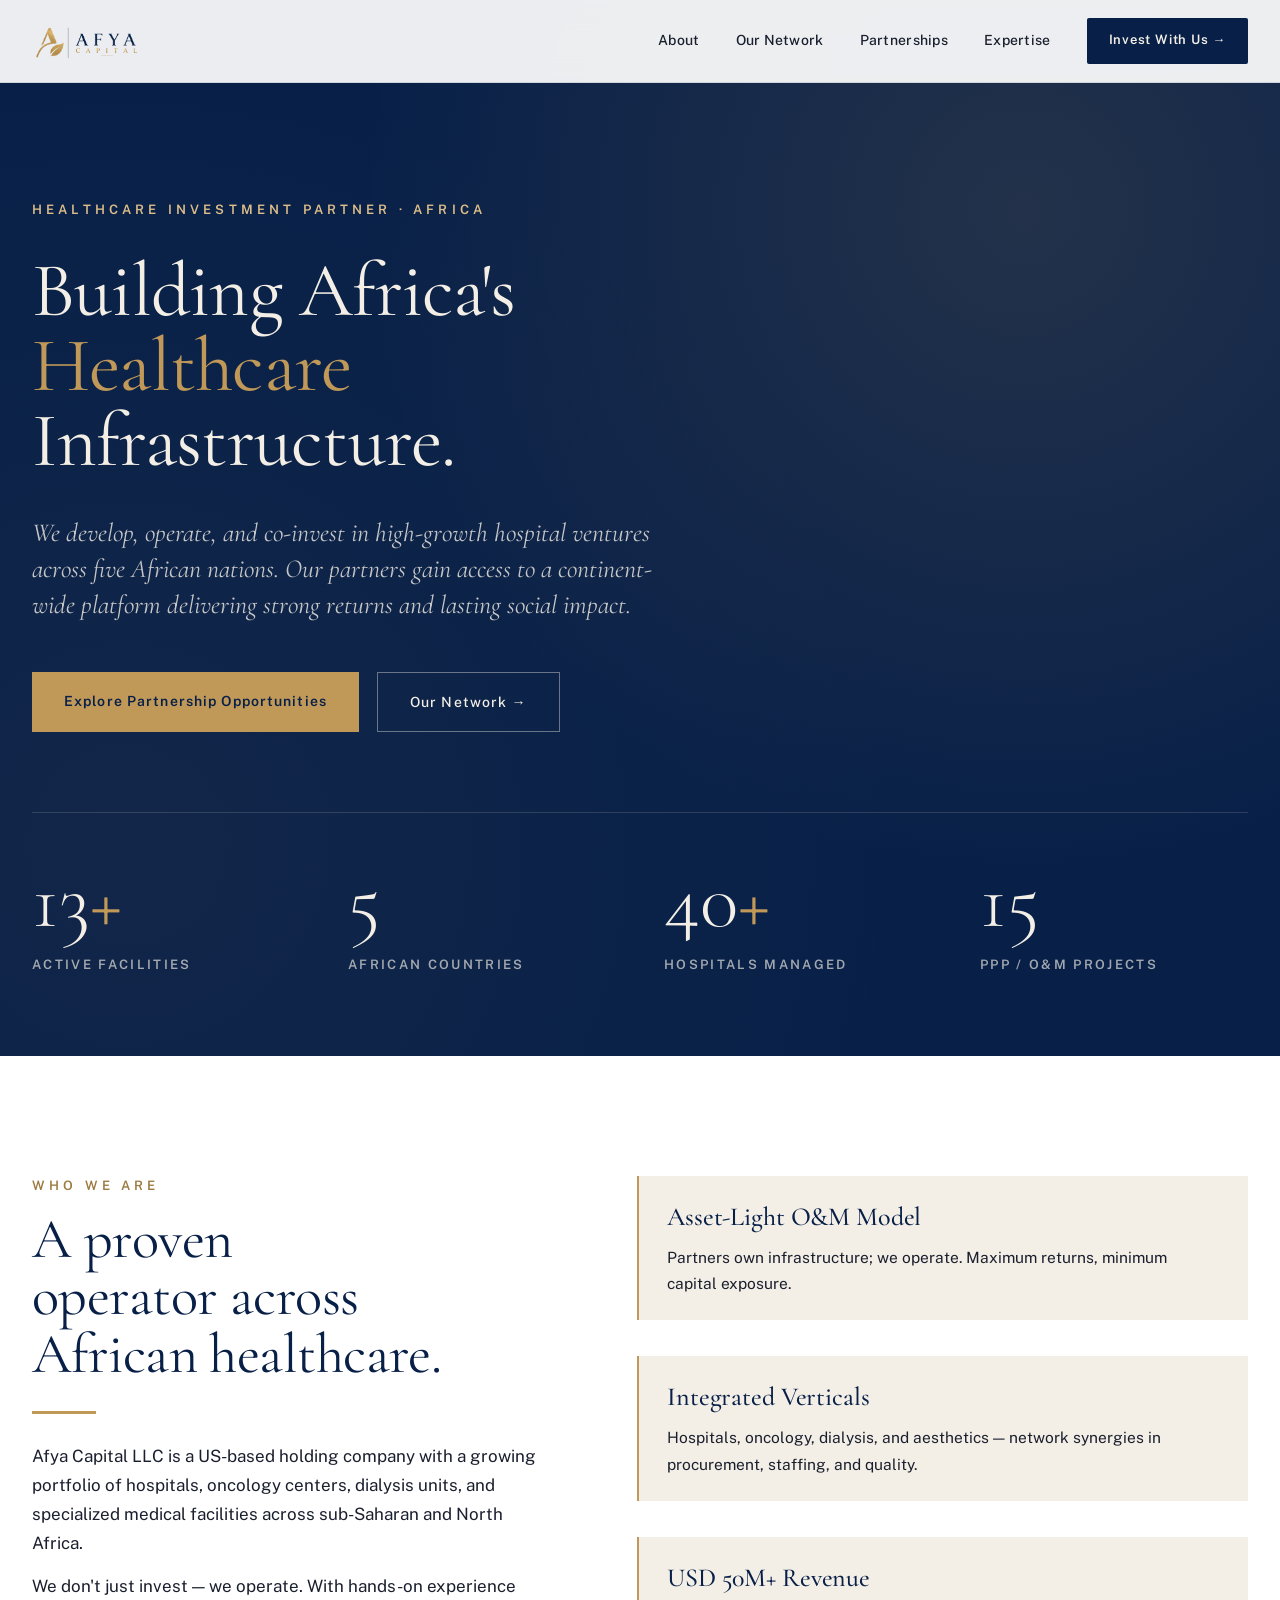
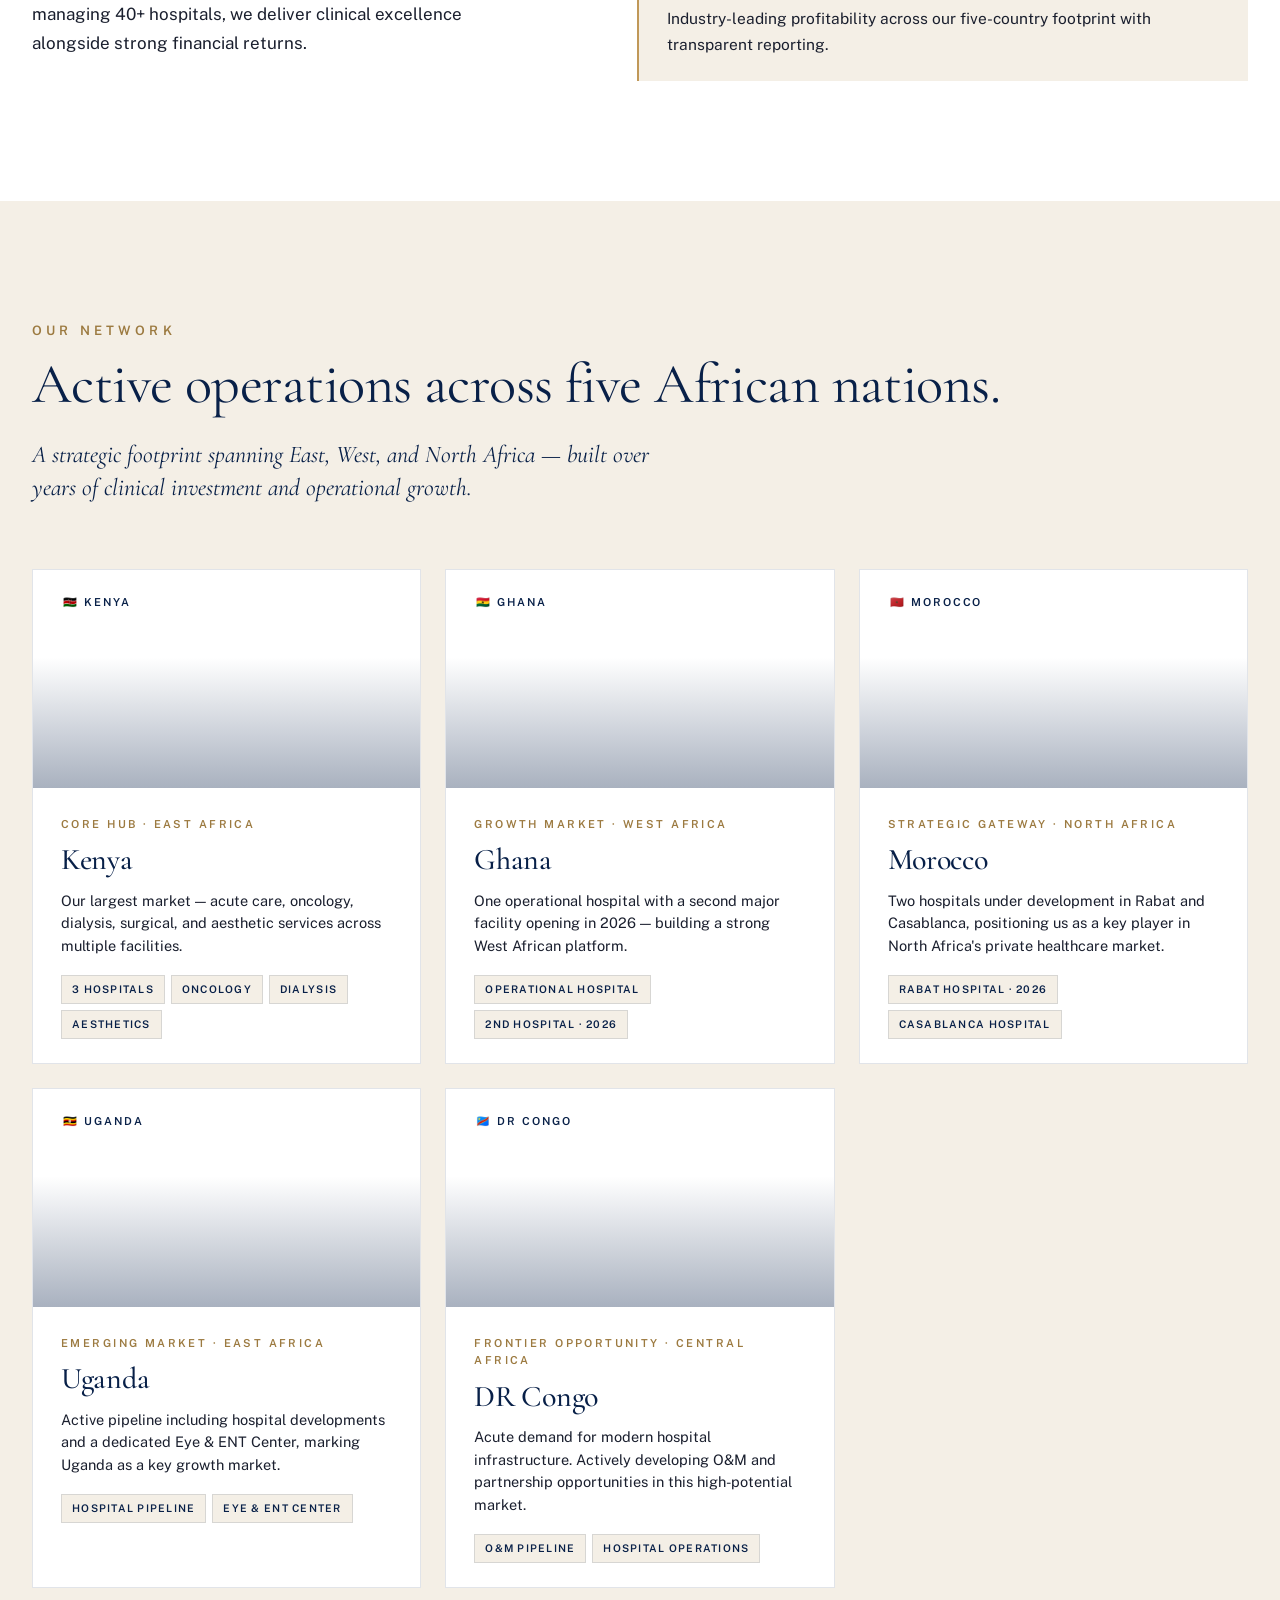
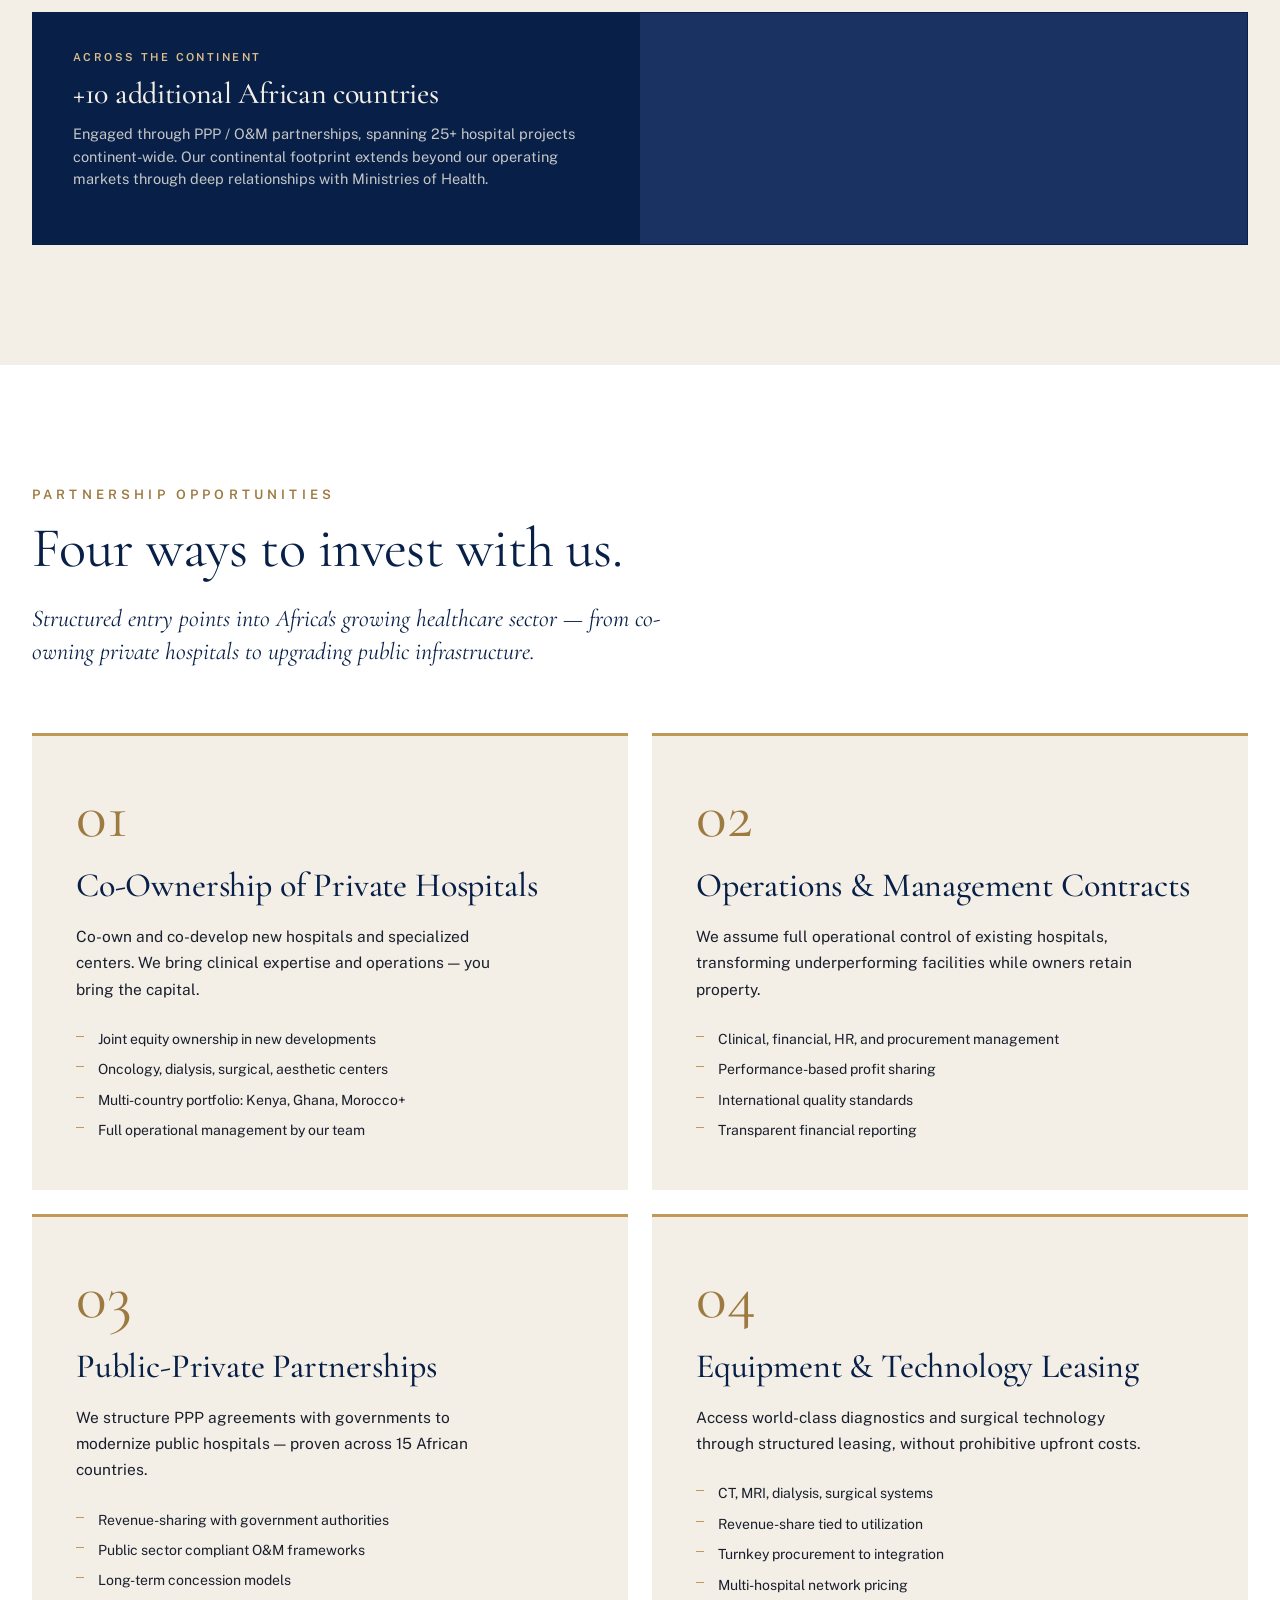
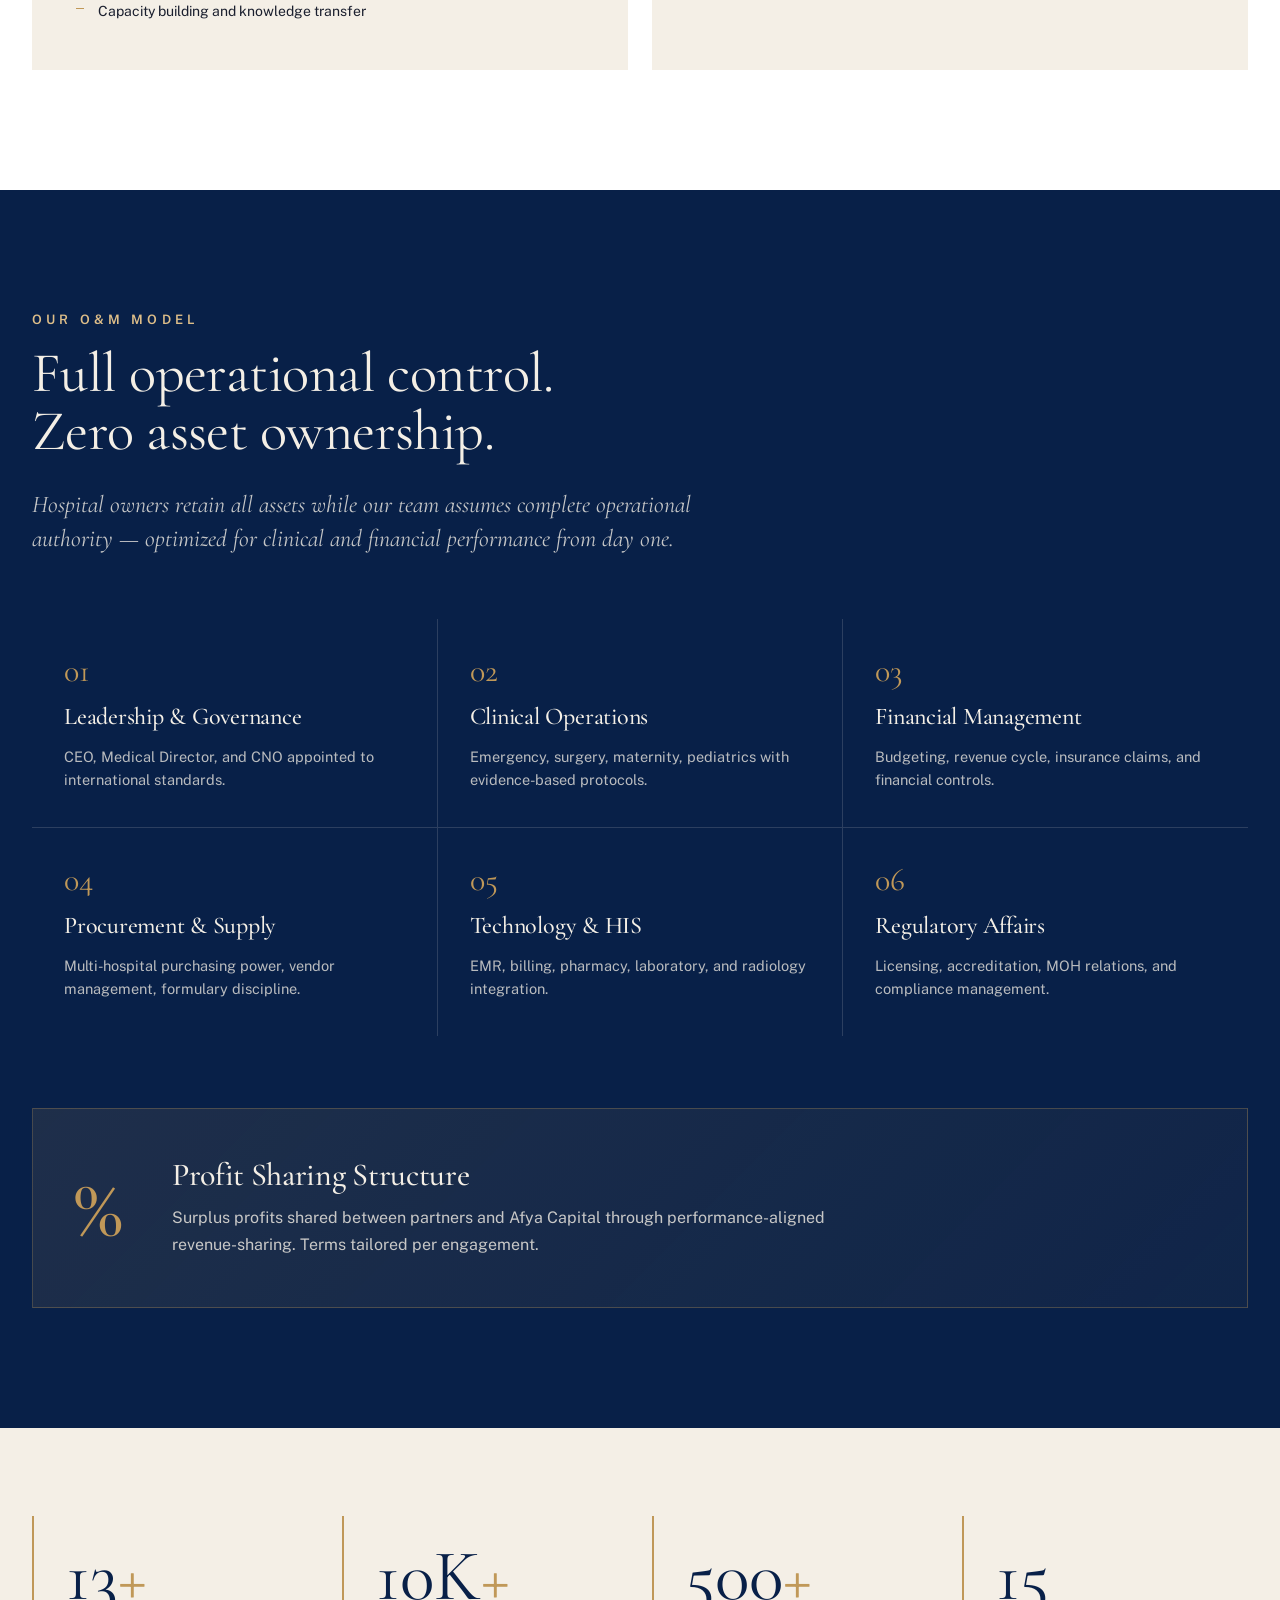
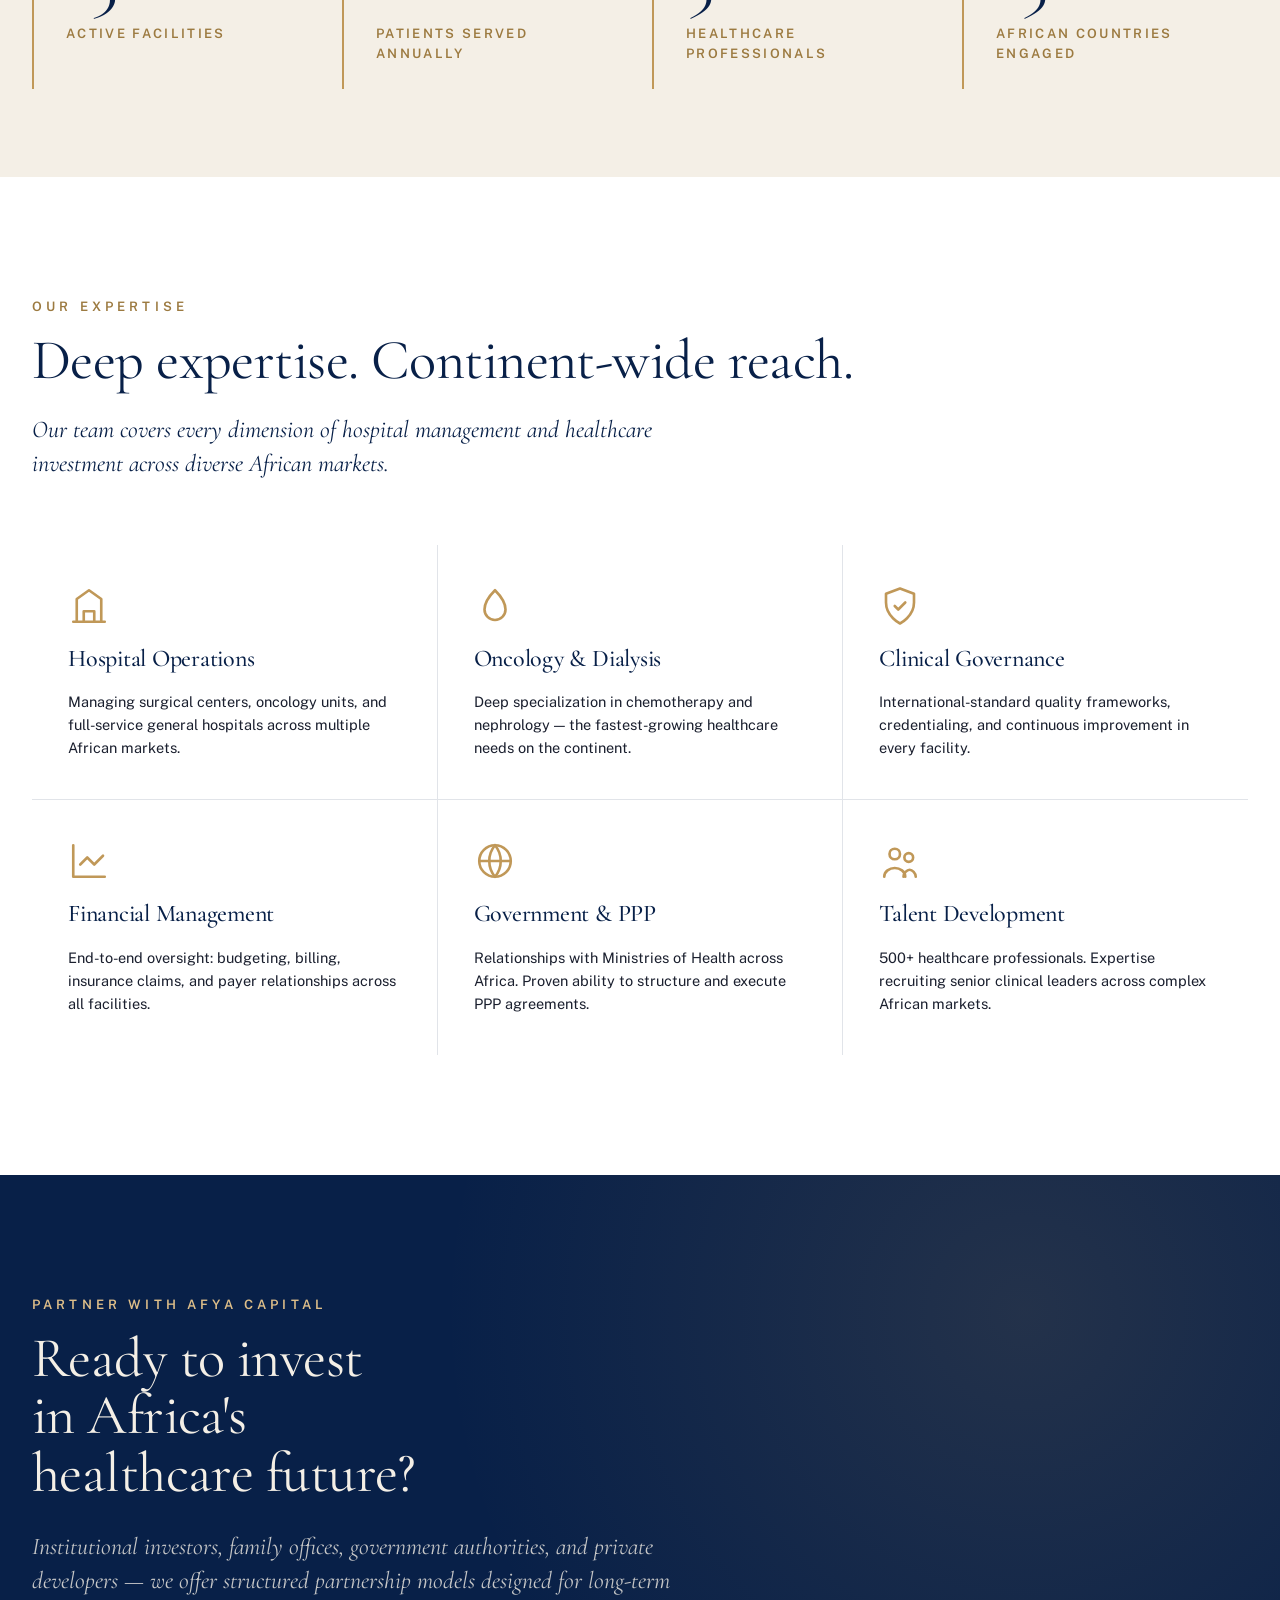
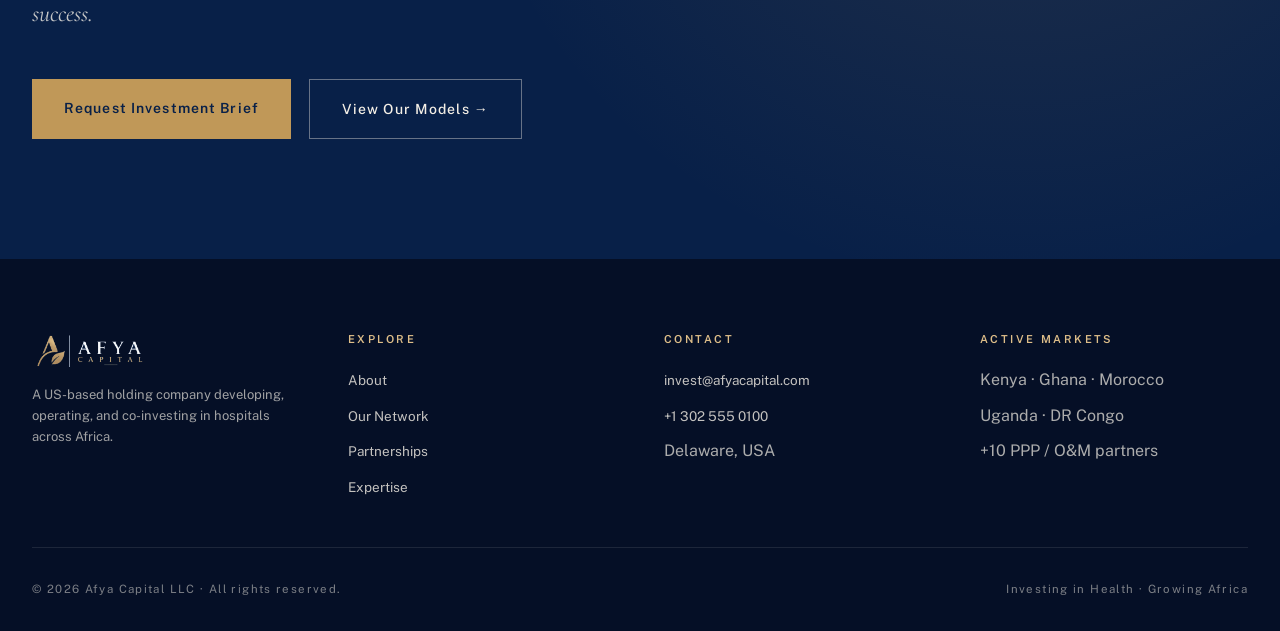
<file: docs/index.html>
<!doctype html>
<html lang="en">
<head>
<meta charset="utf-8" />
<meta name="viewport" content="width=device-width, initial-scale=1" />
<title>Afya Capital — Healthcare Investment Partner, Africa</title>
<meta name="description" content="A US-based holding company developing, operating, and co-investing in hospitals across Africa. 40+ hospitals managed; 5 active markets; institutional partners welcome.">
<link rel="icon" href="images/symbol-on-transparent.png">
<link rel="preconnect" href="https://fonts.googleapis.com">
<link rel="preconnect" href="https://fonts.gstatic.com" crossorigin>
<link href="https://fonts.googleapis.com/css2?family=Cormorant+Garamond:ital,wght@0,300;0,400;0,500;0,600;0,700;1,400&family=Public+Sans:ital,wght@0,300;0,400;0,500;0,600;0,700&display=swap" rel="stylesheet">
<link rel="stylesheet" href="css/styles.css">
</head>
<body>

<!-- =============== NAV =============== -->
<header class="nav">
  <div class="inner">
    <a href="#" class="brand">
      <img src="images/logo-light-no-tagline.png" alt="Afya Capital"/>
    </a>
    <nav>
      <a href="#about">About</a>
      <a href="#network">Our Network</a>
      <a href="#partnerships">Partnerships</a>
      <a href="#expertise">Expertise</a>
      <a href="#contact" class="cta">Invest With Us →</a>
    </nav>
  </div>
</header>

<!-- =============== HERO =============== -->
<section class="hero">
  <div class="container">
    <div class="eyebrow">Healthcare Investment Partner · Africa</div>
    <h1>Building Africa's <em class="gold" style="font-style:normal;">Healthcare</em> Infrastructure.</h1>
    <p class="lede">We develop, operate, and co-invest in high-growth hospital ventures across five African nations. Our partners gain access to a continent-wide platform delivering strong returns and lasting social impact.</p>

    <div class="ctas">
      <a href="#partnerships" class="btn-primary">Explore Partnership Opportunities</a>
      <a href="#network" class="btn-secondary">Our Network →</a>
    </div>

    <div class="hero-stats">
      <div class="stat"><div class="num">13<em>+</em></div><div class="lbl">Active Facilities</div></div>
      <div class="stat"><div class="num">5</div><div class="lbl">African Countries</div></div>
      <div class="stat"><div class="num">40<em>+</em></div><div class="lbl">Hospitals Managed</div></div>
      <div class="stat"><div class="num">15</div><div class="lbl">PPP / O&amp;M Projects</div></div>
    </div>
  </div>
</section>

<!-- =============== ABOUT =============== -->
<section class="about" id="about">
  <div class="container">
    <div class="grid">
      <div class="lead">
        <div class="eyebrow">Who we are</div>
        <h2>A proven operator across African healthcare.</h2>
        <div class="rule-gold"></div>
        <p style="margin-top:28px;">Afya Capital LLC is a US-based holding company with a growing portfolio of hospitals, oncology centers, dialysis units, and specialized medical facilities across sub-Saharan and North Africa.</p>
        <p style="margin-top:14px;">We don't just invest — we operate. With hands-on experience managing 40+ hospitals, we deliver clinical excellence alongside strong financial returns.</p>
      </div>

      <div class="values">
        <div class="v">
          <h4>Asset-Light O&amp;M Model</h4>
          <p>Partners own infrastructure; we operate. Maximum returns, minimum capital exposure.</p>
        </div>
        <div class="v">
          <h4>Integrated Verticals</h4>
          <p>Hospitals, oncology, dialysis, and aesthetics — network synergies in procurement, staffing, and quality.</p>
        </div>
        <div class="v">
          <h4>USD 50M+ Revenue</h4>
          <p>Industry-leading profitability across our five-country footprint with transparent reporting.</p>
        </div>
      </div>
    </div>
  </div>
</section>

<!-- =============== NETWORK =============== -->
<section class="network" id="network">
  <div class="container">
    <div class="eyebrow">Our Network</div>
    <h2 style="margin:14px 0 24px;">Active operations across five African nations.</h2>
    <p class="lede">A strategic footprint spanning East, West, and North Africa — built over years of clinical investment and operational growth.</p>

    <div class="countries">
      <div class="country">
        <div class="img" style="background-image:url('https://images.unsplash.com/photo-1611348524140-53c9a25263d6?w=900&q=70');">
          <div class="flag">🇰🇪 Kenya</div>
        </div>
        <div class="body">
          <div class="tag">Core Hub · East Africa</div>
          <h3>Kenya</h3>
          <p>Our largest market — acute care, oncology, dialysis, surgical, and aesthetic services across multiple facilities.</p>
          <div class="tags"><span>3 Hospitals</span><span>Oncology</span><span>Dialysis</span><span>Aesthetics</span></div>
        </div>
      </div>

      <div class="country">
        <div class="img" style="background-image:url('https://images.unsplash.com/photo-1596005554384-d293674c91d7?w=900&q=70');">
          <div class="flag">🇬🇭 Ghana</div>
        </div>
        <div class="body">
          <div class="tag">Growth Market · West Africa</div>
          <h3>Ghana</h3>
          <p>One operational hospital with a second major facility opening in 2026 — building a strong West African platform.</p>
          <div class="tags"><span>Operational Hospital</span><span>2nd Hospital · 2026</span></div>
        </div>
      </div>

      <div class="country">
        <div class="img" style="background-image:url('https://images.unsplash.com/photo-1569383746724-6f1b882b8f46?w=900&q=70');">
          <div class="flag">🇲🇦 Morocco</div>
        </div>
        <div class="body">
          <div class="tag">Strategic Gateway · North Africa</div>
          <h3>Morocco</h3>
          <p>Two hospitals under development in Rabat and Casablanca, positioning us as a key player in North Africa's private healthcare market.</p>
          <div class="tags"><span>Rabat Hospital · 2026</span><span>Casablanca Hospital</span></div>
        </div>
      </div>

      <div class="country">
        <div class="img" style="background-image:url('https://images.unsplash.com/photo-1619451334792-150fd785ee74?w=900&q=70');">
          <div class="flag">🇺🇬 Uganda</div>
        </div>
        <div class="body">
          <div class="tag">Emerging Market · East Africa</div>
          <h3>Uganda</h3>
          <p>Active pipeline including hospital developments and a dedicated Eye &amp; ENT Center, marking Uganda as a key growth market.</p>
          <div class="tags"><span>Hospital Pipeline</span><span>Eye &amp; ENT Center</span></div>
        </div>
      </div>

      <div class="country">
        <div class="img" style="background-image:url('https://images.unsplash.com/photo-1580060839134-75a5edca2e99?w=900&q=70');">
          <div class="flag">🇨🇩 DR Congo</div>
        </div>
        <div class="body">
          <div class="tag">Frontier Opportunity · Central Africa</div>
          <h3>DR Congo</h3>
          <p>Acute demand for modern hospital infrastructure. Actively developing O&amp;M and partnership opportunities in this high-potential market.</p>
          <div class="tags"><span>O&amp;M Pipeline</span><span>Hospital Operations</span></div>
        </div>
      </div>

      <div class="country wide">
        <div class="body">
          <div class="tag">Across the continent</div>
          <h3>+10 additional African countries</h3>
          <p>Engaged through PPP / O&amp;M partnerships, spanning 25+ hospital projects continent-wide. Our continental footprint extends beyond our operating markets through deep relationships with Ministries of Health.</p>
        </div>
        <div class="image-strip">
          <div style="background-image:url('https://images.unsplash.com/photo-1519494026892-80bbd2d6fd0d?w=600&q=70');"></div>
          <div style="background-image:url('https://images.unsplash.com/photo-1584982751601-97dcc096659c?w=600&q=70');"></div>
          <div style="background-image:url('https://images.unsplash.com/photo-1666214280557-f1b5022eb634?w=600&q=70');"></div>
        </div>
      </div>
    </div>
  </div>
</section>

<!-- =============== PARTNERSHIPS =============== -->
<section class="partnerships" id="partnerships">
  <div class="container">
    <div class="eyebrow">Partnership Opportunities</div>
    <h2 style="margin:14px 0 24px;">Four ways to invest with us.</h2>
    <p class="lede">Structured entry points into Africa's growing healthcare sector — from co-owning private hospitals to upgrading public infrastructure.</p>

    <div class="models">
      <div class="model">
        <div class="num">01</div>
        <h3>Co-Ownership of Private Hospitals</h3>
        <p>Co-own and co-develop new hospitals and specialized centers. We bring clinical expertise and operations — you bring the capital.</p>
        <ul>
          <li>Joint equity ownership in new developments</li>
          <li>Oncology, dialysis, surgical, aesthetic centers</li>
          <li>Multi-country portfolio: Kenya, Ghana, Morocco+</li>
          <li>Full operational management by our team</li>
        </ul>
      </div>

      <div class="model">
        <div class="num">02</div>
        <h3>Operations &amp; Management Contracts</h3>
        <p>We assume full operational control of existing hospitals, transforming underperforming facilities while owners retain property.</p>
        <ul>
          <li>Clinical, financial, HR, and procurement management</li>
          <li>Performance-based profit sharing</li>
          <li>International quality standards</li>
          <li>Transparent financial reporting</li>
        </ul>
      </div>

      <div class="model">
        <div class="num">03</div>
        <h3>Public-Private Partnerships</h3>
        <p>We structure PPP agreements with governments to modernize public hospitals — proven across 15 African countries.</p>
        <ul>
          <li>Revenue-sharing with government authorities</li>
          <li>Public sector compliant O&amp;M frameworks</li>
          <li>Long-term concession models</li>
          <li>Capacity building and knowledge transfer</li>
        </ul>
      </div>

      <div class="model">
        <div class="num">04</div>
        <h3>Equipment &amp; Technology Leasing</h3>
        <p>Access world-class diagnostics and surgical technology through structured leasing, without prohibitive upfront costs.</p>
        <ul>
          <li>CT, MRI, dialysis, surgical systems</li>
          <li>Revenue-share tied to utilization</li>
          <li>Turnkey procurement to integration</li>
          <li>Multi-hospital network pricing</li>
        </ul>
      </div>
    </div>
  </div>
</section>

<!-- =============== O&M MODEL =============== -->
<section class="om">
  <div class="container">
    <div class="eyebrow">Our O&amp;M Model</div>
    <h2>Full operational control.<br/>Zero asset ownership.</h2>
    <p class="lede">Hospital owners retain all assets while our team assumes complete operational authority — optimized for clinical and financial performance from day one.</p>

    <div class="grid">
      <div class="cell"><div class="n">01</div><h4>Leadership &amp; Governance</h4><p>CEO, Medical Director, and CNO appointed to international standards.</p></div>
      <div class="cell"><div class="n">02</div><h4>Clinical Operations</h4><p>Emergency, surgery, maternity, pediatrics with evidence-based protocols.</p></div>
      <div class="cell"><div class="n">03</div><h4>Financial Management</h4><p>Budgeting, revenue cycle, insurance claims, and financial controls.</p></div>
      <div class="cell"><div class="n">04</div><h4>Procurement &amp; Supply</h4><p>Multi-hospital purchasing power, vendor management, formulary discipline.</p></div>
      <div class="cell"><div class="n">05</div><h4>Technology &amp; HIS</h4><p>EMR, billing, pharmacy, laboratory, and radiology integration.</p></div>
      <div class="cell"><div class="n">06</div><h4>Regulatory Affairs</h4><p>Licensing, accreditation, MOH relations, and compliance management.</p></div>
    </div>

    <div class="share">
      <div class="big">%</div>
      <div>
        <h3>Profit Sharing Structure</h3>
        <p>Surplus profits shared between partners and Afya Capital through performance-aligned revenue-sharing. Terms tailored per engagement.</p>
      </div>
    </div>
  </div>
</section>

<!-- =============== MID STATS =============== -->
<section class="mid-stats">
  <div class="container">
    <div class="row">
      <div class="stat"><div class="num">13<em>+</em></div><div class="lbl">Active facilities</div></div>
      <div class="stat"><div class="num">10K<em>+</em></div><div class="lbl">Patients served annually</div></div>
      <div class="stat"><div class="num">500<em>+</em></div><div class="lbl">Healthcare professionals</div></div>
      <div class="stat"><div class="num">15</div><div class="lbl">African countries engaged</div></div>
    </div>
  </div>
</section>

<!-- =============== EXPERTISE =============== -->
<section class="expertise" id="expertise">
  <div class="container">
    <div class="eyebrow">Our Expertise</div>
    <h2 style="margin:14px 0 24px;">Deep expertise. Continent-wide reach.</h2>
    <p class="lede">Our team covers every dimension of hospital management and healthcare investment across diverse African markets.</p>

    <div class="areas">
      <div class="area">
        <div class="icon"><svg viewBox="0 0 24 24" fill="none" stroke="currentColor" stroke-width="1.5" stroke-linecap="round" stroke-linejoin="round"><path d="M3 21h18M5 21V8l7-5 7 5v13M9 21v-6h6v6"/></svg></div>
        <h4>Hospital Operations</h4>
        <p>Managing surgical centers, oncology units, and full-service general hospitals across multiple African markets.</p>
      </div>
      <div class="area">
        <div class="icon"><svg viewBox="0 0 24 24" fill="none" stroke="currentColor" stroke-width="1.5" stroke-linecap="round" stroke-linejoin="round"><path d="M12 3c-4 4-6 8-6 11a6 6 0 0 0 12 0c0-3-2-7-6-11Z"/></svg></div>
        <h4>Oncology &amp; Dialysis</h4>
        <p>Deep specialization in chemotherapy and nephrology — the fastest-growing healthcare needs on the continent.</p>
      </div>
      <div class="area">
        <div class="icon"><svg viewBox="0 0 24 24" fill="none" stroke="currentColor" stroke-width="1.5" stroke-linecap="round" stroke-linejoin="round"><path d="M12 22s8-4 8-12V5l-8-3-8 3v5c0 8 8 12 8 12Z"/><path d="M9 12l2 2 4-4"/></svg></div>
        <h4>Clinical Governance</h4>
        <p>International-standard quality frameworks, credentialing, and continuous improvement in every facility.</p>
      </div>
      <div class="area">
        <div class="icon"><svg viewBox="0 0 24 24" fill="none" stroke="currentColor" stroke-width="1.5" stroke-linecap="round" stroke-linejoin="round"><path d="M3 3v18h18"/><path d="M7 14l4-4 4 4 5-5"/></svg></div>
        <h4>Financial Management</h4>
        <p>End-to-end oversight: budgeting, billing, insurance claims, and payer relationships across all facilities.</p>
      </div>
      <div class="area">
        <div class="icon"><svg viewBox="0 0 24 24" fill="none" stroke="currentColor" stroke-width="1.5" stroke-linecap="round" stroke-linejoin="round"><circle cx="12" cy="12" r="9"/><path d="M3 12h18M12 3a14 14 0 0 1 0 18M12 3a14 14 0 0 0 0 18"/></svg></div>
        <h4>Government &amp; PPP</h4>
        <p>Relationships with Ministries of Health across Africa. Proven ability to structure and execute PPP agreements.</p>
      </div>
      <div class="area">
        <div class="icon"><svg viewBox="0 0 24 24" fill="none" stroke="currentColor" stroke-width="1.5" stroke-linecap="round" stroke-linejoin="round"><circle cx="9" cy="8" r="3"/><circle cx="17" cy="10" r="2.5"/><path d="M3 21c0-3 3-5 6-5s6 2 6 5"/><path d="M14 21c0-2 2-4 3.5-4s3.5 2 3.5 4"/></svg></div>
        <h4>Talent Development</h4>
        <p>500+ healthcare professionals. Expertise recruiting senior clinical leaders across complex African markets.</p>
      </div>
    </div>
  </div>
</section>

<!-- =============== CTA =============== -->
<section class="cta-section" id="contact">
  <div class="container">
    <div class="eyebrow">Partner With Afya Capital</div>
    <h2>Ready to invest in Africa's healthcare future?</h2>
    <p class="lede">Institutional investors, family offices, government authorities, and private developers — we offer structured partnership models designed for long-term success.</p>
    <div class="actions">
      <a href="mailto:invest@afyacapital.com" class="btn-primary">Request Investment Brief</a>
      <a href="#partnerships" class="btn-secondary">View Our Models →</a>
    </div>
  </div>
</section>

<!-- =============== FOOTER =============== -->
<footer>
  <div class="container">
    <div class="top">
      <div class="col brand-col">
        <img src="images/logo-dark-no-tagline.png" alt="Afya Capital"/>
        <p>A US-based holding company developing, operating, and co-investing in hospitals across Africa.</p>
      </div>
      <div class="col">
        <h5>Explore</h5>
        <ul>
          <li><a href="#about">About</a></li>
          <li><a href="#network">Our Network</a></li>
          <li><a href="#partnerships">Partnerships</a></li>
          <li><a href="#expertise">Expertise</a></li>
        </ul>
      </div>
      <div class="col">
        <h5>Contact</h5>
        <ul>
          <li><a href="mailto:invest@afyacapital.com">invest@afyacapital.com</a></li>
          <li><a href="tel:+13025550100">+1 302 555 0100</a></li>
          <li>Delaware, USA</li>
        </ul>
      </div>
      <div class="col">
        <h5>Active markets</h5>
        <ul>
          <li>Kenya · Ghana · Morocco</li>
          <li>Uganda · DR Congo</li>
          <li>+10 PPP / O&amp;M partners</li>
        </ul>
      </div>
    </div>
    <div class="bottom">
      <span>© 2026 Afya Capital LLC · All rights reserved.</span>
      <span>Investing in Health · Growing Africa</span>
    </div>
  </div>
</footer>

</body>
</html>
</file>
<file: docs/css/styles.css>
/* Afya Capital — Brand Identity v1.0 (May 2026) */
/* Cormorant Garamond + Public Sans | Navy · Gold · Bone */

:root{
  --navy: #082048;
  --navy-deep: #050F26;
  --navy-tint: #1A3261;
  --gold: #C09858;
  --gold-deep: #9C7A40;
  --gold-tint: #DEBE89;
  --bone: #F4EFE6;
  --bone-deep: #E8DFCE;
  --stone: #8C8479;
  --charcoal: #1A1F2E;
  --paper: #FFFFFF;
  --verdant: #6B7F4F;
  --rule: rgba(8,32,72,0.12);
  --rule-strong: rgba(8,32,72,0.22);
  --serif: "Cormorant Garamond", "Trajan Pro", "EB Garamond", Georgia, serif;
  --sans: "Amazon Ember Modern", "Amazon Ember", "Public Sans", -apple-system, "Helvetica Neue", Arial, sans-serif;
}
*{box-sizing:border-box; margin:0; padding:0;}
html{ scroll-behavior:smooth; }
body{
  font-family:var(--sans); color:var(--charcoal); background:var(--paper);
  -webkit-font-smoothing:antialiased; font-size:16px; line-height:1.6;
}
img{ max-width:100%; display:block;}
a{ color:inherit; text-decoration:none;}

/* ----- Layout ----- */
.container{ max-width:1320px; margin:0 auto; padding:0 32px;}
section{ padding:120px 0; position:relative;}
section.compact{ padding:80px 0;}

/* Type */
h1,h2,h3,h4,h5{ font-family:var(--serif); font-weight:400; letter-spacing:-0.01em; color:var(--navy); text-wrap:balance;}
h1{ font-size:clamp(48px, 6vw, 88px); line-height:0.98; }
h2{ font-size:clamp(36px, 4.4vw, 64px); line-height:1.02;}
h3{ font-size:clamp(24px, 2.6vw, 32px); line-height:1.15; font-weight:500;}
h4{ font-size:20px; font-family:var(--sans); font-weight:600; color:var(--navy); line-height:1.3;}
p{ font-size:17px; line-height:1.7; color:var(--charcoal); max-width:70ch;}
.lede{ font-family:var(--serif); font-style:italic; font-size:24px; line-height:1.4; color:var(--navy); max-width:60ch;}
.eyebrow{
  font-family:var(--sans); font-size:13px; letter-spacing:0.32em; text-transform:uppercase;
  color:var(--gold-deep); font-weight:600;
}
em.gold{ color:var(--gold); font-style:normal; font-weight:400;}

/* ----- Nav ----- */
header.nav{
  position:fixed; top:0; left:0; right:0; z-index:100;
  background:rgba(255,255,255,0.92); backdrop-filter:blur(14px);
  border-bottom:1px solid var(--rule);
  transition:transform .3s;
}
header.nav .inner{
  max-width:1320px; margin:0 auto; padding:18px 32px;
  display:flex; justify-content:space-between; align-items:center; gap:32px;
}
header.nav .brand{ display:flex; align-items:center; gap:14px; }
header.nav .brand img{ height:34px; width:auto; mix-blend-mode:multiply;}
header.nav nav{ display:flex; gap:36px; align-items:center;}
header.nav nav a{
  font-size:14px; color:var(--charcoal); font-weight:500;
  letter-spacing:0.02em; padding:6px 0; border-bottom:1px solid transparent;
  transition:border-color .2s, color .2s;
}
header.nav nav a:hover{ color:var(--navy); border-bottom-color:var(--gold);}
header.nav .cta{
  background:var(--navy); color:var(--bone); padding:12px 22px; border-radius:2px;
  font-size:13px; letter-spacing:0.06em; font-weight:600;
  transition:background .2s;
}
header.nav .cta:hover{ background:var(--navy-tint);}

/* ----- Hero ----- */
.hero{
  background:var(--navy); color:var(--bone);
  padding-top:200px; padding-bottom:80px;
  position:relative; overflow:hidden;
}
.hero::before{
  content:""; position:absolute; inset:0;
  background:radial-gradient(circle at 80% 20%, rgba(192,152,88,0.15), transparent 50%),
             radial-gradient(circle at 10% 80%, rgba(192,152,88,0.05), transparent 55%);
  pointer-events:none;
}
.hero .container{ position:relative;}
.hero .eyebrow{ color:var(--gold-tint); margin-bottom:32px;}
.hero h1{ color:var(--bone); margin-bottom:36px; max-width:18ch;}
.hero .lede{ color:rgba(244,239,230,0.8); font-size:26px; margin-bottom:48px;}
.hero .ctas{ display:flex; gap:18px; flex-wrap:wrap; margin-bottom:80px;}
.hero .btn-primary{
  background:var(--gold); color:var(--navy);
  padding:18px 32px; font-weight:600; font-size:14px;
  letter-spacing:0.08em; transition:background .2s;
}
.hero .btn-primary:hover{ background:var(--gold-tint);}
.hero .btn-secondary{
  background:transparent; color:var(--bone); padding:18px 32px;
  border:1px solid rgba(244,239,230,0.4); font-weight:500; font-size:14px;
  letter-spacing:0.08em; transition:border-color .2s;
}
.hero .btn-secondary:hover{ border-color:var(--gold);}
.hero-stats{
  display:grid; grid-template-columns:repeat(4, 1fr); gap:48px;
  padding-top:48px; border-top:1px solid rgba(244,239,230,0.15);
}
.hero-stats .stat .num{
  font-family:var(--serif); font-weight:300; font-size:80px; line-height:1; color:var(--bone);
}
.hero-stats .stat .num em{ color:var(--gold); font-style:normal; font-weight:400;}
.hero-stats .stat .lbl{
  font-size:13px; letter-spacing:0.18em; text-transform:uppercase;
  color:rgba(244,239,230,0.65); font-weight:600; margin-top:14px;
}

/* ----- About ----- */
.about{ background:var(--paper);}
.about .grid{ display:grid; grid-template-columns:1fr 1.2fr; gap:96px; align-items:start;}
.about .lead h2{ margin:14px 0 28px;}
.about .lead .rule-gold{ height:3px; width:64px; background:var(--gold);}
.about .values{ display:flex; flex-direction:column; gap:36px;}
.about .values .v{
  padding:24px 28px; border-left:2px solid var(--gold); background:var(--bone);
}
.about .values .v h4{ font-family:var(--serif); font-size:26px; font-weight:500; color:var(--navy); margin-bottom:10px; letter-spacing:-0.005em;}
.about .values .v p{ font-size:15.5px; color:var(--charcoal); margin:0;}

/* ----- Network ----- */
.network{ background:var(--bone);}
.network .countries{
  display:grid; grid-template-columns:repeat(3, 1fr); gap:24px; margin-top:64px;
}
.country{
  background:var(--paper); position:relative;
  border:1px solid var(--rule);
  overflow:hidden;
  display:flex; flex-direction:column;
}
.country .img{ aspect-ratio:16/9; background:center/cover; position:relative;}
.country .img::after{ content:""; position:absolute; inset:0; background:linear-gradient(180deg, transparent 40%, rgba(8,32,72,0.35) 100%);}
.country .img .flag{
  position:absolute; top:18px; left:18px;
  background:rgba(255,255,255,0.95); padding:6px 12px; border-radius:2px;
  font-family:var(--sans); font-size:11px; letter-spacing:0.18em; color:var(--navy);
  font-weight:600; text-transform:uppercase;
}
.country .body{ padding:28px 28px 24px;}
.country .body .tag{ font-size:11px; letter-spacing:0.22em; text-transform:uppercase; color:var(--gold-deep); font-weight:600; margin-bottom:10px;}
.country .body h3{ font-family:var(--serif); font-size:30px; font-weight:500; color:var(--navy); margin-bottom:12px;}
.country .body p{ font-size:14.5px; line-height:1.55; color:var(--charcoal); margin-bottom:18px;}
.country .tags{ display:flex; flex-wrap:wrap; gap:6px;}
.country .tags span{
  font-size:10.5px; letter-spacing:0.12em; text-transform:uppercase;
  color:var(--navy); font-weight:600;
  padding:5px 10px; background:var(--bone); border:1px solid var(--rule);
}
.country.wide{
  grid-column:span 3;
  background:var(--navy); color:var(--bone); border-color:var(--navy);
  flex-direction:row; align-items:stretch;
}
.country.wide .body{ padding:36px 40px; display:flex; flex-direction:column; justify-content:center; flex:1;}
.country.wide .body .tag{ color:var(--gold-tint);}
.country.wide .body h3{ color:var(--bone);}
.country.wide .body p{ color:rgba(244,239,230,0.8);}
.country.wide .image-strip{ flex:0 0 50%; display:grid; grid-template-columns:1fr 1fr 1fr; gap:1px; background:var(--navy-tint);}
.country.wide .image-strip > div{ background:center/cover; min-height:200px;}

/* ----- Partnerships ----- */
.partnerships{ background:var(--paper);}
.partnerships .models{
  display:grid; grid-template-columns:repeat(2, 1fr); gap:24px; margin-top:64px;
}
.model{
  background:var(--bone); padding:48px 44px; position:relative;
  border-top:3px solid var(--gold);
  display:flex; flex-direction:column; gap:18px;
}
.model .num{
  font-family:var(--serif); font-size:64px; color:var(--gold-deep); line-height:1; font-weight:400;
}
.model h3{ font-family:var(--serif); font-size:34px; font-weight:500; color:var(--navy); letter-spacing:-0.005em;}
.model > p{ font-size:15.5px; color:var(--charcoal); max-width:50ch;}
.model ul{ list-style:none; display:flex; flex-direction:column; gap:8px; margin-top:8px;}
.model ul li{
  font-size:14px; color:var(--charcoal); padding-left:22px; position:relative;
}
.model ul li::before{
  content:""; position:absolute; left:0; top:8px; width:8px; height:1px; background:var(--gold);
}

/* ----- O&M Model ----- */
.om{ background:var(--navy); color:var(--bone);}
.om .eyebrow{ color:var(--gold-tint);}
.om h2{ color:var(--bone); margin:14px 0 28px;}
.om .lede{ color:rgba(244,239,230,0.8);}
.om .grid{ display:grid; grid-template-columns:repeat(3, 1fr); gap:1px; margin-top:64px; background:rgba(244,239,230,0.15);}
.om .cell{
  padding:36px 32px; background:var(--navy);
  display:flex; flex-direction:column; gap:14px;
}
.om .cell .n{ font-family:var(--serif); font-size:32px; color:var(--gold); line-height:1; font-weight:400;}
.om .cell h4{ color:var(--bone); font-family:var(--serif); font-size:24px; font-weight:500;}
.om .cell p{ color:rgba(244,239,230,0.75); font-size:14.5px; line-height:1.55;}
.om .share{
  margin-top:72px; padding:48px 40px;
  background:linear-gradient(135deg, rgba(192,152,88,0.12), rgba(192,152,88,0.04));
  border:1px solid rgba(192,152,88,0.3);
  display:grid; grid-template-columns:auto 1fr; gap:48px; align-items:center;
}
.om .share .big{ font-family:var(--serif); font-size:88px; line-height:1; color:var(--gold);}
.om .share h3{ color:var(--bone); font-size:32px; margin-bottom:10px;}
.om .share p{ color:rgba(244,239,230,0.8); font-size:16px;}

/* ----- Mid Stats ----- */
.mid-stats{ background:var(--bone); padding:88px 0;}
.mid-stats .row{
  display:grid; grid-template-columns:repeat(4, 1fr); gap:24px;
}
.mid-stats .stat{ text-align:left; padding:24px 32px; border-left:2px solid var(--gold);}
.mid-stats .stat .num{ font-family:var(--serif); font-weight:400; font-size:72px; line-height:1; color:var(--navy);}
.mid-stats .stat .num em{ color:var(--gold); font-style:normal;}
.mid-stats .stat .lbl{
  font-size:13px; letter-spacing:0.18em; text-transform:uppercase;
  color:var(--gold-deep); font-weight:600; margin-top:12px;
}

/* ----- Expertise ----- */
.expertise{ background:var(--paper);}
.expertise .areas{
  display:grid; grid-template-columns:repeat(3, 1fr); gap:1px; margin-top:64px;
  background:var(--rule);
}
.area{
  background:var(--paper); padding:40px 36px;
  display:flex; flex-direction:column; gap:16px;
}
.area .icon{ width:42px; height:42px; color:var(--gold);}
.area .icon svg{ width:100%; height:100%;}
.area h4{ font-family:var(--serif); font-size:24px; font-weight:500; color:var(--navy);}
.area p{ font-size:14.5px; line-height:1.6; color:var(--charcoal); margin:0;}

/* ----- CTA ----- */
.cta-section{ background:var(--navy); color:var(--bone); position:relative; overflow:hidden;}
.cta-section::before{
  content:""; position:absolute; inset:0;
  background:radial-gradient(circle at 80% 20%, rgba(192,152,88,0.15), transparent 50%);
  pointer-events:none;
}
.cta-section .container{ position:relative;}
.cta-section .eyebrow{ color:var(--gold-tint);}
.cta-section h2{ color:var(--bone); margin:14px 0 28px; max-width:18ch;}
.cta-section .lede{ color:rgba(244,239,230,0.8); margin-bottom:48px;}
.cta-section .actions{ display:flex; gap:18px; flex-wrap:wrap;}
.cta-section .btn-primary{
  background:var(--gold); color:var(--navy); padding:18px 32px;
  font-weight:600; font-size:14px; letter-spacing:0.08em;
}
.cta-section .btn-primary:hover{ background:var(--gold-tint);}
.cta-section .btn-secondary{
  background:transparent; color:var(--bone); padding:18px 32px;
  border:1px solid rgba(244,239,230,0.4); font-weight:500; font-size:14px;
  letter-spacing:0.08em;
}

/* ----- Footer ----- */
footer{ background:var(--navy-deep); color:rgba(244,239,230,0.7); padding:72px 0 32px;}
footer .top{
  display:grid; grid-template-columns:1fr 1fr 1fr 1fr; gap:48px;
  padding-bottom:48px; border-bottom:1px solid rgba(244,239,230,0.1);
}
footer .top .col h5{ color:var(--gold-tint); font-family:var(--sans); font-size:11px; letter-spacing:0.22em; text-transform:uppercase; font-weight:600; margin-bottom:18px;}
footer .top .col ul{ list-style:none; display:flex; flex-direction:column; gap:10px;}
footer .top .col ul a{ font-size:13.5px; color:rgba(244,239,230,0.8); transition:color .2s;}
footer .top .col ul a:hover{ color:var(--gold);}
footer .brand-col img{ height:36px; margin-bottom:18px; mix-blend-mode:screen;}
footer .brand-col p{ font-size:13px; color:rgba(244,239,230,0.65); line-height:1.6; max-width:32ch;}
footer .bottom{
  padding-top:32px; display:flex; justify-content:space-between; flex-wrap:wrap; gap:16px;
  font-size:11.5px; color:rgba(244,239,230,0.5); letter-spacing:0.12em;
}

/* ----- Mobile ----- */
@media (max-width: 900px){
  header.nav nav{ display:none;}
  section{ padding:72px 0;}
  .hero-stats{ grid-template-columns:repeat(2, 1fr); gap:32px;}
  .about .grid{ grid-template-columns:1fr; gap:48px;}
  .network .countries{ grid-template-columns:1fr;}
  .country.wide{ grid-column:span 1; flex-direction:column;}
  .country.wide .image-strip{ flex:0 0 200px;}
  .partnerships .models{ grid-template-columns:1fr;}
  .om .grid{ grid-template-columns:1fr;}
  .om .share{ grid-template-columns:1fr; gap:24px;}
  .om .share .big{ font-size:56px;}
  .mid-stats .row{ grid-template-columns:1fr 1fr;}
  .expertise .areas{ grid-template-columns:1fr;}
  footer .top{ grid-template-columns:1fr 1fr;}
}
</file>
